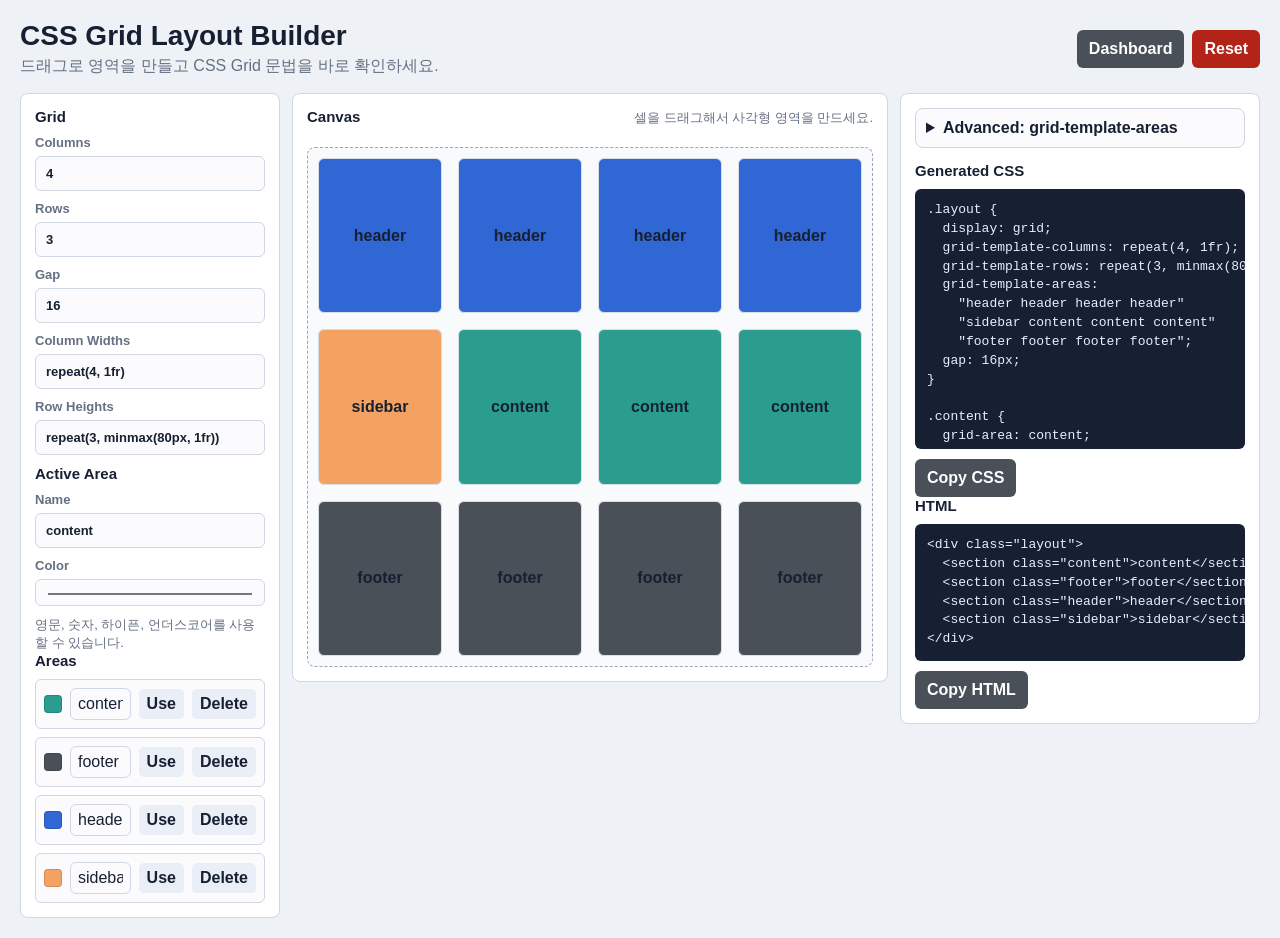
<file: index.html>
<!doctype html>
<html lang="ko">
<head>
  <meta charset="utf-8">
  <meta name="viewport" content="width=device-width, initial-scale=1">
  <title>CSS Grid Layout Builder</title>
  <link rel="stylesheet" href="styles.css">
</head>
<body>
  <main class="app-shell">
    <header class="topbar">
      <div>
        <h1>CSS Grid Layout Builder</h1>
        <p>&#46300;&#47000;&#44536;&#47196; &#50689;&#50669;&#51012; &#47564;&#46308;&#44256; CSS Grid &#47928;&#48277;&#51012; &#48148;&#47196; &#54869;&#51064;&#54616;&#49464;&#50836;.</p>
      </div>
      <div class="topbar-actions">
        <button id="preset-dashboard" class="button secondary" type="button">Dashboard</button>
        <button id="reset-grid" class="button danger" type="button">Reset</button>
      </div>
    </header>

    <section class="workspace" aria-label="CSS Grid builder workspace">
      <aside class="panel controls-panel">
        <h2>Grid</h2>
        <label>Columns <input id="columns-input" type="number" min="1" max="8" value="4"></label>
        <label>Rows <input id="rows-input" type="number" min="1" max="8" value="3"></label>
        <label>Gap <input id="gap-input" type="number" min="0" max="64" value="16"></label>
        <label>Column Widths <input id="column-template-input" type="text" value="repeat(4, 1fr)" spellcheck="false"></label>
        <label>Row Heights <input id="row-template-input" type="text" value="repeat(3, minmax(80px, 1fr))" spellcheck="false"></label>

        <h2>Active Area</h2>
        <label>Name <input id="area-name-input" type="text" value="content" spellcheck="false" aria-describedby="area-name-help"></label>
        <label>Color <input id="area-color-input" type="color" value="#2a9d8f"></label>
        <p id="area-name-help" class="hint">&#50689;&#47928;, &#49707;&#51088;, &#54616;&#51060;&#54536;, &#50616;&#45908;&#49828;&#53076;&#50612;&#47484; &#49324;&#50857;&#54624; &#49688; &#51080;&#49845;&#45768;&#45796;.</p>

        <h2>Areas</h2>
        <div id="area-list" class="area-list"></div>
      </aside>

      <section class="panel canvas-panel">
        <div class="panel-heading">
          <h2>Canvas</h2>
          <p>&#49472;&#51012; &#46300;&#47000;&#44536;&#54644;&#49436; &#49324;&#44033;&#54805; &#50689;&#50669;&#51012; &#47564;&#46300;&#49464;&#50836;.</p>
        </div>
        <div id="grid-canvas" class="grid-canvas" aria-label="Interactive grid canvas"></div>
        <p id="canvas-message" class="status-message" role="status"></p>
      </section>

      <aside class="panel code-panel">
        <details class="advanced-panel">
          <summary>Advanced: grid-template-areas</summary>
          <label class="checkbox-label"><input id="include-areas-input" type="checkbox" checked> Include grid-template-areas in CSS</label>
          <label class="section-label" for="areas-textarea">grid-template-areas</label>
          <textarea id="areas-textarea" spellcheck="false" rows="6"></textarea>
          <div class="button-row">
            <button id="apply-areas" class="button" type="button">Apply Areas</button>
            <button id="copy-areas" class="button secondary" type="button">Copy Areas</button>
          </div>
          <p id="areas-error" class="error-message" role="alert"></p>
        </details>

        <h2>Generated CSS</h2>
        <pre><code id="css-output"></code></pre>
        <button id="copy-css" class="button secondary" type="button">Copy CSS</button>

        <h2>HTML</h2>
        <pre><code id="html-output"></code></pre>
        <button id="copy-html" class="button secondary" type="button">Copy HTML</button>
      </aside>
    </section>
  </main>
  <script src="app.js"></script>
</body>
</html>
</file>
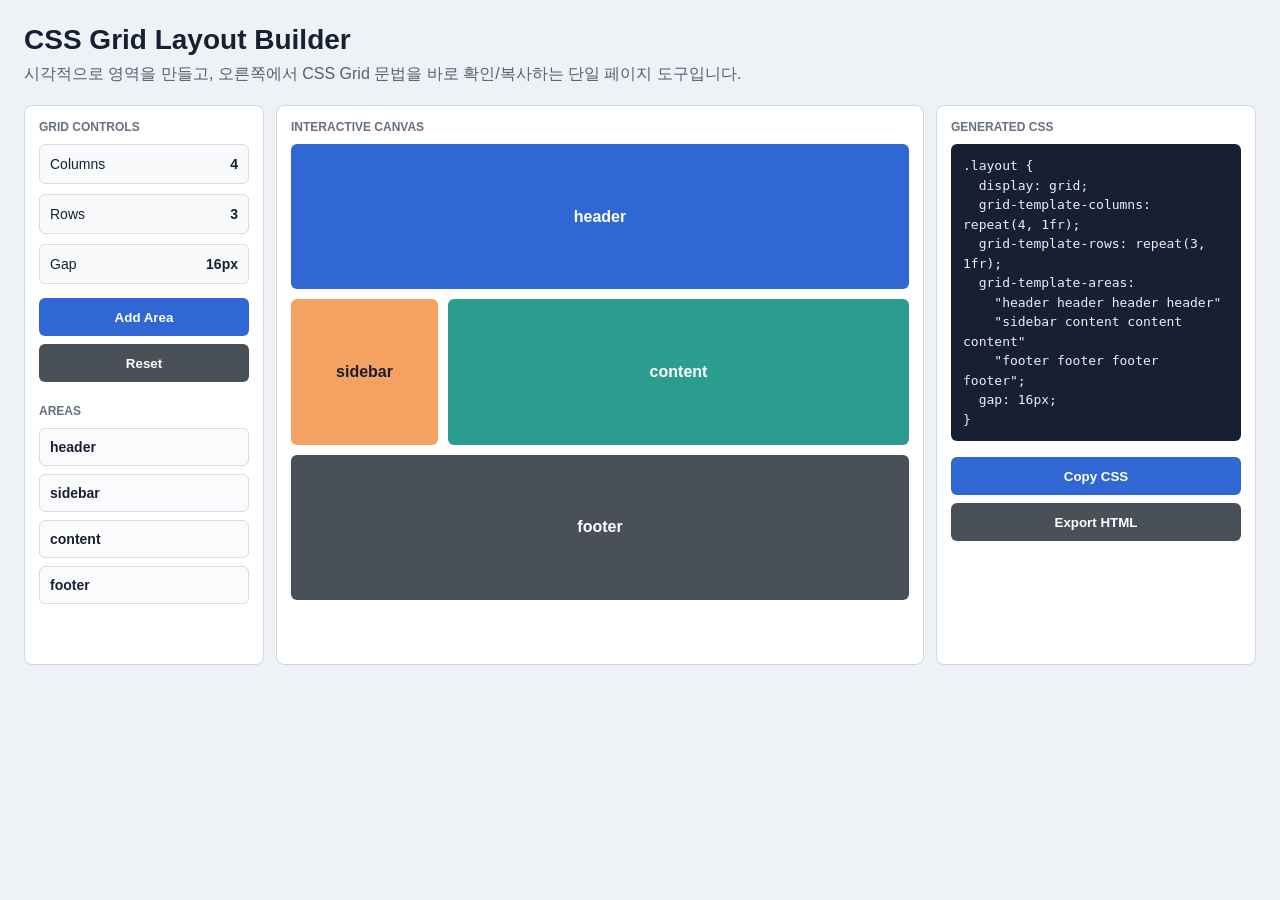
<file: .superpowers/brainstorm/grid-builder-mockup-preview.html>
<!doctype html>
<html lang="ko">
<head>
  <meta charset="utf-8">
  <meta name="viewport" content="width=device-width, initial-scale=1">
  <title>CSS Grid Layout Builder Mockup</title>
  <style>
    * { box-sizing: border-box; }
    body {
      margin: 0;
      font-family: Arial, sans-serif;
      color: #172033;
      background: #eef2f7;
    }
    .page {
      min-height: 100vh;
      padding: 24px;
    }
    h1 {
      margin: 0 0 8px;
      font-size: 28px;
      letter-spacing: 0;
    }
    .subtitle {
      margin: 0 0 20px;
      color: #526070;
    }
    .workspace {
      display: grid;
      grid-template-columns: 240px minmax(360px, 1fr) 320px;
      gap: 12px;
      min-height: 560px;
    }
    .panel, .canvas, .code {
      border: 1px solid #cfd7e3;
      border-radius: 8px;
      background: #fff;
      padding: 14px;
    }
    .label {
      font-size: 12px;
      font-weight: 700;
      text-transform: uppercase;
      color: #667085;
      margin-bottom: 10px;
    }
    .control {
      height: 40px;
      border: 1px solid #d8dee8;
      border-radius: 6px;
      display: flex;
      align-items: center;
      justify-content: space-between;
      padding: 0 10px;
      margin-bottom: 10px;
      background: #f8fafc;
      font-size: 14px;
    }
    .button {
      height: 38px;
      border-radius: 6px;
      border: 0;
      background: #3167d4;
      color: white;
      font-weight: 700;
      width: 100%;
      margin: 4px 0;
    }
    .secondary { background: #495057; }
    .areas {
      display: grid;
      gap: 8px;
      margin-top: 8px;
    }
    .area-pill {
      border: 1px solid #d8dee8;
      border-radius: 6px;
      padding: 10px;
      background: #fbfbfd;
      font-weight: 700;
      font-size: 14px;
    }
    .grid-canvas {
      display: grid;
      grid-template-columns: repeat(4, 1fr);
      grid-template-rows: repeat(3, minmax(110px, 1fr));
      gap: 10px;
      min-height: 456px;
    }
    .cell {
      border-radius: 6px;
      color: white;
      display: flex;
      align-items: center;
      justify-content: center;
      font-weight: 700;
      min-width: 0;
    }
    .header { grid-column: 1 / 5; background: #3167d4; }
    .sidebar { background: #f4a261; color: #172033; }
    .content { grid-column: 2 / 5; background: #2a9d8f; }
    .footer { grid-column: 1 / 5; background: #495057; }
    pre {
      white-space: pre-wrap;
      font-size: 13px;
      line-height: 1.5;
      background: #172033;
      color: #e8eefc;
      border-radius: 6px;
      padding: 12px;
      margin: 0 0 12px;
    }
    @media (max-width: 980px) {
      .workspace { grid-template-columns: 1fr; }
      .grid-canvas { grid-template-rows: repeat(3, 84px); }
    }
  </style>
</head>
<body>
  <main class="page">
    <h1>CSS Grid Layout Builder</h1>
    <p class="subtitle">시각적으로 영역을 만들고, 오른쪽에서 CSS Grid 문법을 바로 확인/복사하는 단일 페이지 도구입니다.</p>
    <section class="workspace">
      <aside class="panel">
        <div class="label">Grid Controls</div>
        <div class="control"><span>Columns</span><strong>4</strong></div>
        <div class="control"><span>Rows</span><strong>3</strong></div>
        <div class="control"><span>Gap</span><strong>16px</strong></div>
        <button class="button">Add Area</button>
        <button class="button secondary">Reset</button>
        <div style="height:18px"></div>
        <div class="label">Areas</div>
        <div class="areas">
          <div class="area-pill">header</div>
          <div class="area-pill">sidebar</div>
          <div class="area-pill">content</div>
          <div class="area-pill">footer</div>
        </div>
      </aside>
      <section class="canvas">
        <div class="label">Interactive Canvas</div>
        <div class="grid-canvas">
          <div class="cell header">header</div>
          <div class="cell sidebar">sidebar</div>
          <div class="cell content">content</div>
          <div class="cell footer">footer</div>
        </div>
      </section>
      <aside class="code">
        <div class="label">Generated CSS</div>
        <pre>.layout {
  display: grid;
  grid-template-columns: repeat(4, 1fr);
  grid-template-rows: repeat(3, 1fr);
  grid-template-areas:
    "header header header header"
    "sidebar content content content"
    "footer footer footer footer";
  gap: 16px;
}</pre>
        <button class="button">Copy CSS</button>
        <button class="button secondary">Export HTML</button>
      </aside>
    </section>
  </main>
</body>
</html>
</file>
<file: styles.css>
:root {
  --bg: #eef2f7;
  --panel: #ffffff;
  --text: #172033;
  --muted: #657083;
  --line: #cfd7e3;
  --primary: #3167d4;
  --danger: #b42318;
  --focus: #f4a261;
}

* { box-sizing: border-box; }

body {
  margin: 0;
  min-width: 320px;
  background: var(--bg);
  color: var(--text);
  font-family: Arial, sans-serif;
}

button, input, textarea { font: inherit; }

.app-shell {
  min-height: 100vh;
  padding: 20px;
}

.topbar {
  display: flex;
  align-items: center;
  justify-content: space-between;
  gap: 16px;
  margin-bottom: 16px;
}

.topbar h1 {
  margin: 0 0 4px;
  font-size: 28px;
  letter-spacing: 0;
}

.topbar p {
  margin: 0;
  color: var(--muted);
}

.topbar-actions, .button-row {
  display: flex;
  flex-wrap: wrap;
  gap: 8px;
}

.workspace {
  display: grid;
  grid-template-columns: 260px minmax(360px, 1fr) 360px;
  gap: 12px;
  align-items: start;
}

.panel {
  min-width: 0;
  border: 1px solid var(--line);
  border-radius: 8px;
  background: var(--panel);
  padding: 14px;
}

.panel h2, .section-label {
  display: block;
  margin: 0 0 10px;
  font-size: 15px;
  color: var(--text);
  font-weight: 700;
}

.panel-heading {
  display: flex;
  align-items: baseline;
  justify-content: space-between;
  gap: 12px;
  margin-bottom: 12px;
}

.panel-heading p, .hint, .status-message, .error-message {
  margin: 0;
  color: var(--muted);
  font-size: 13px;
}

label {
  display: grid;
  gap: 6px;
  margin-bottom: 10px;
  color: var(--muted);
  font-size: 13px;
  font-weight: 700;
}

.checkbox-label {
  display: flex;
  grid-template-columns: none;
  align-items: center;
  gap: 8px;
}

.checkbox-label input {
  width: auto;
}

input, textarea {
  width: 100%;
  border: 1px solid var(--line);
  border-radius: 6px;
  background: #fbfbfd;
  color: var(--text);
  padding: 9px 10px;
}

textarea {
  min-height: 132px;
  resize: vertical;
  font-family: Consolas, "Courier New", monospace;
  line-height: 1.45;
}

.button {
  min-height: 38px;
  border: 0;
  border-radius: 6px;
  background: var(--primary);
  color: white;
  padding: 0 12px;
  font-weight: 700;
  cursor: pointer;
}

.button.secondary { background: #495057; }
.button.danger { background: var(--danger); }
.button:focus-visible, input:focus-visible, textarea:focus-visible {
  outline: 3px solid rgba(244, 162, 97, 0.45);
  outline-offset: 2px;
}

.grid-canvas {
  display: grid;
  min-height: 520px;
  border: 1px dashed #9aa6b5;
  border-radius: 8px;
  background: #f8fafc;
  padding: 10px;
  gap: 8px;
  touch-action: none;
  user-select: none;
}

.grid-cell {
  min-width: 0;
  min-height: 72px;
  border: 1px solid #d8dee8;
  border-radius: 6px;
  background: #ffffff;
  color: var(--text);
  display: flex;
  align-items: center;
  justify-content: center;
  font-weight: 700;
  overflow: hidden;
  text-align: center;
}

.grid-cell.preview {
  outline: 3px solid var(--focus);
  outline-offset: -3px;
}

.grid-cell.empty {
  color: #98a2b3;
  font-weight: 400;
}

.area-list {
  display: grid;
  gap: 8px;
}

.area-item {
  display: grid;
  grid-template-columns: 18px minmax(0, 1fr) auto;
  gap: 8px;
  align-items: center;
  border: 1px solid var(--line);
  border-radius: 6px;
  padding: 8px;
  background: #fbfbfd;
}

.swatch {
  width: 18px;
  height: 18px;
  border-radius: 4px;
  border: 1px solid rgba(0, 0, 0, 0.14);
}

pre {
  max-height: 260px;
  overflow: auto;
  margin: 0 0 10px;
  border-radius: 6px;
  background: #172033;
  color: #e8eefc;
  padding: 12px;
  font-size: 13px;
  line-height: 1.45;
}

.error-message {
  min-height: 18px;
  margin: 8px 0 12px;
  color: var(--danger);
}

.advanced-panel {
  border: 1px solid var(--line);
  border-radius: 8px;
  margin-bottom: 14px;
  padding: 10px;
  background: #fbfbfd;
}

.advanced-panel summary {
  cursor: pointer;
  font-weight: 700;
}

.advanced-panel[open] summary {
  margin-bottom: 12px;
}

@media (max-width: 1080px) {
  .workspace {
    grid-template-columns: 1fr;
  }

  .grid-canvas {
    min-height: 420px;
  }
}

@media (max-width: 640px) {
  .app-shell { padding: 12px; }
  .topbar { align-items: flex-start; flex-direction: column; }
  .topbar h1 { font-size: 23px; }
  .grid-cell { min-height: 56px; font-size: 12px; }
}

.mini-button {
  min-height: 30px;
  border: 0;
  border-radius: 5px;
  background: #e9eef7;
  color: var(--text);
  padding: 0 8px;
  cursor: pointer;
  font-weight: 700;
}

.area-item.editable {
  grid-template-columns: 18px minmax(0, 1fr) auto auto;
}

.area-rename {
  min-width: 0;
  height: 32px;
  padding: 5px 7px;
}

@media (max-width: 420px) {
  .panel { padding: 10px; }
  .topbar-actions, .button-row { width: 100%; }
  .button { flex: 1 1 140px; }
  .area-item.editable { grid-template-columns: 18px minmax(0, 1fr); }
  .area-item.editable .mini-button { width: 100%; }
}
</file>
